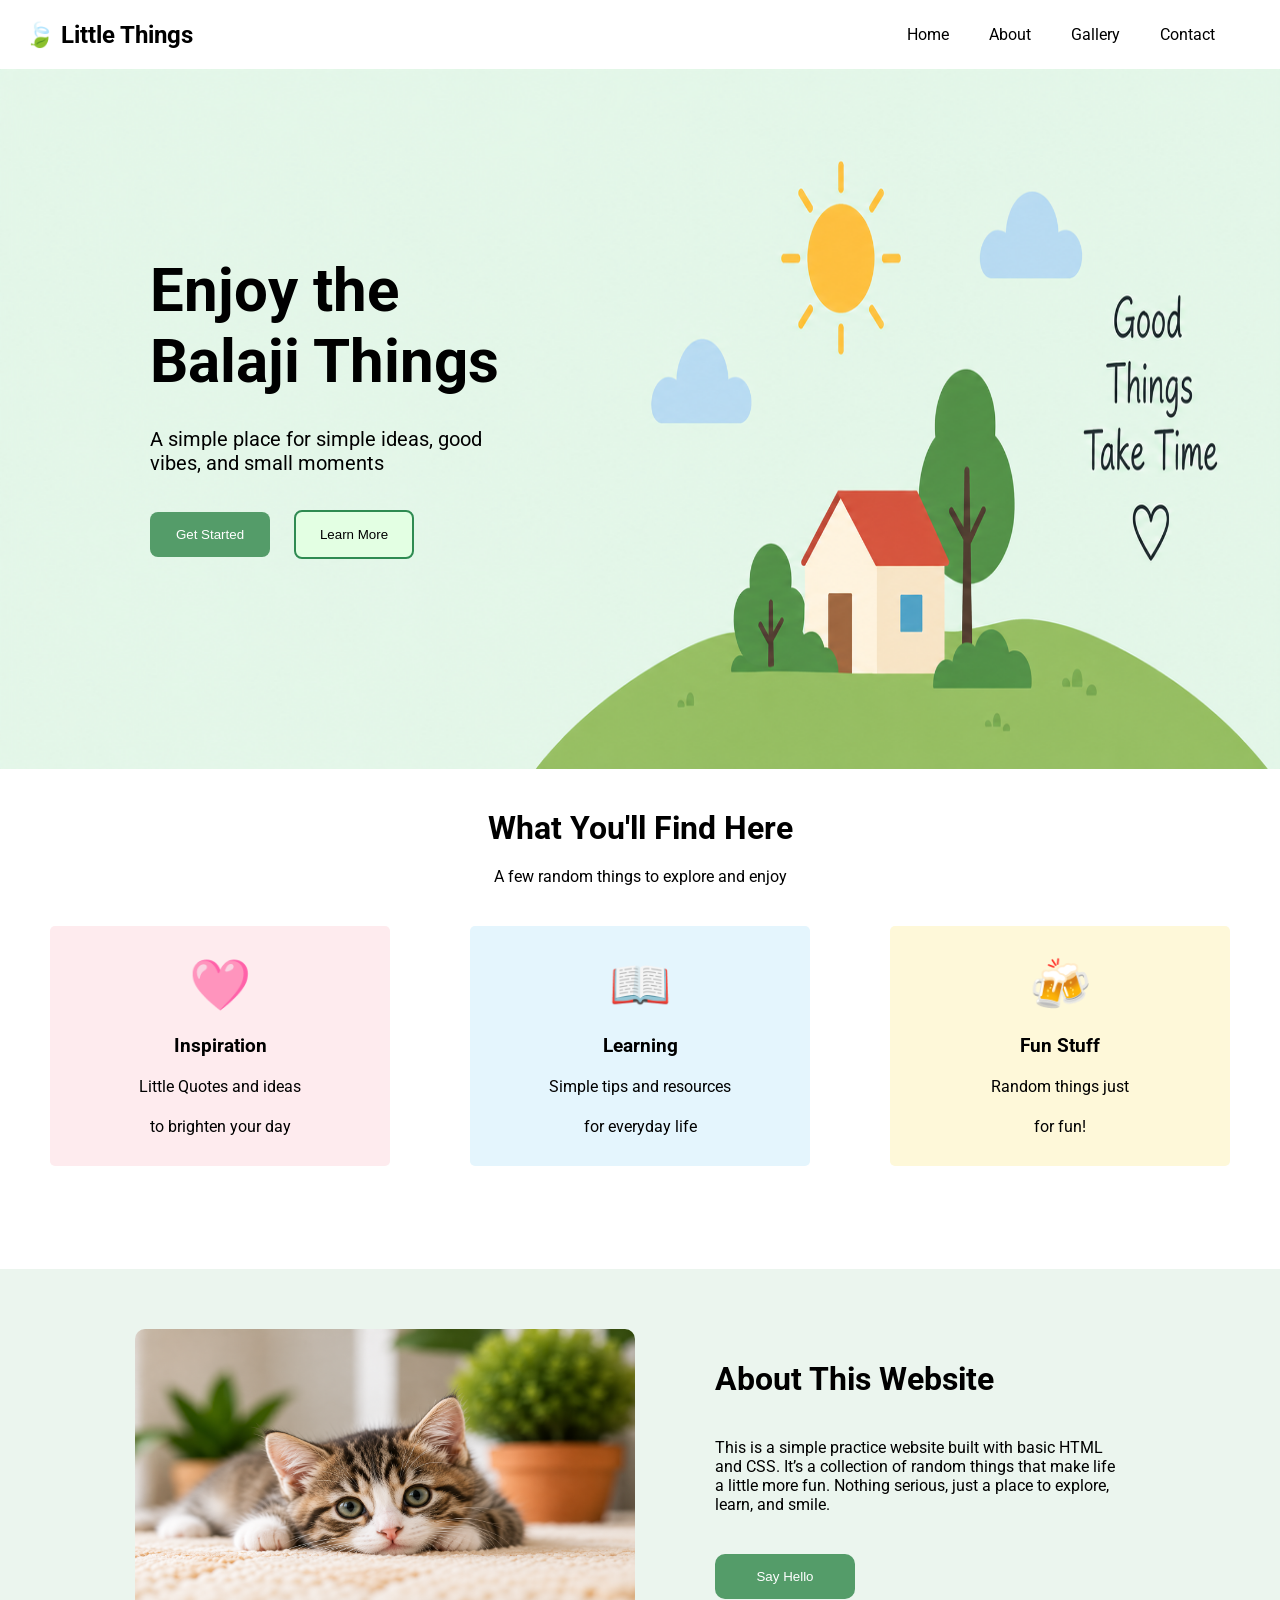
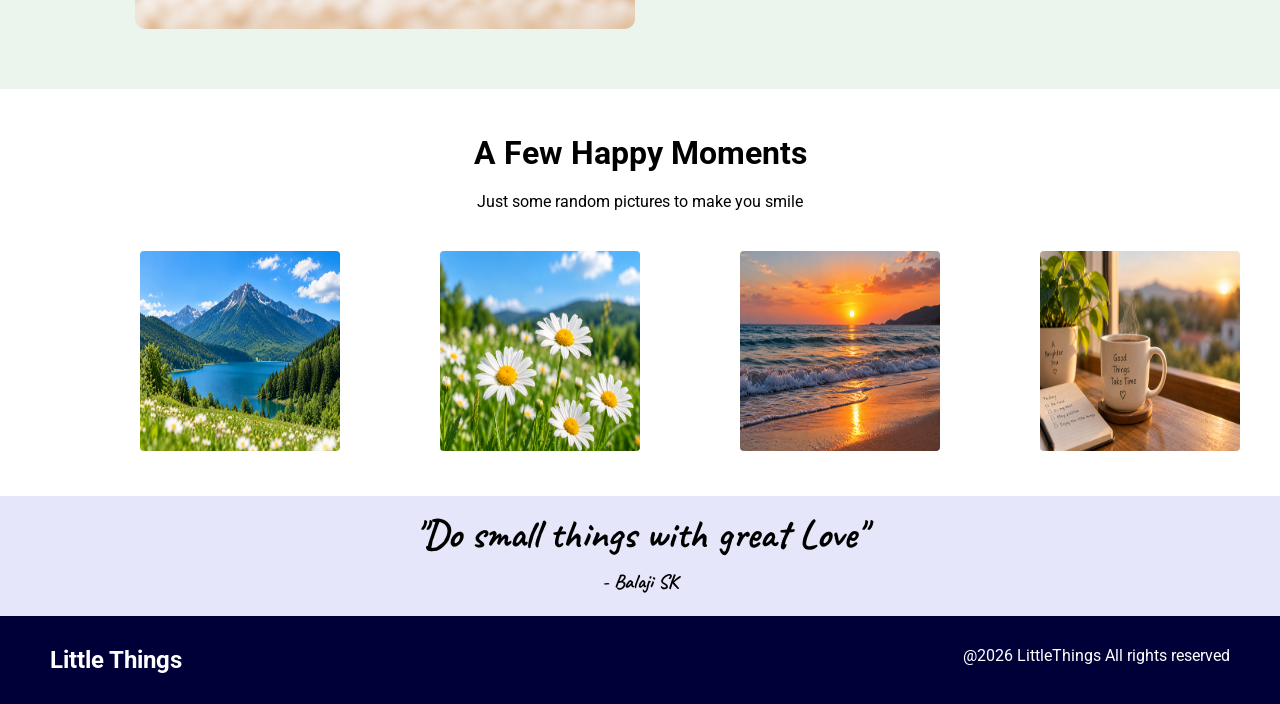
<file: index.html>
<!DOCTYPE html>
<html lang="en">
<head>
    <meta charset="UTF-8">
    <meta name="viewport" content="width=device-width, initial-scale=1.0">
    <title>Just VK Things</title>
    <link rel="stylesheet" href="index.css">
</head>
<body>
    <div class="page">
        <nav>
            <h1>🍃 Little Things</h1>
            <ul>
                <li>Home</li>
                <li>About</li>
                <li>Gallery</li>
                <li>Contact</li>
            </ul>
        </nav>
        <main>
            <div class="txt-container">
                <h1 style="font-size: 60px;margin-top: 25px;">Enjoy the Balaji Things</h1>
                <p style="font-size: 20px;margin-top: 30px;">A simple place for simple ideas, good vibes, and small moments</p>
                <div class="hero-btns" style="margin-top: 35px;">
                    <button style="background-color: #549C69;color: white;padding: 15px;margin-right: 20px;border-radius: 8px;border: none;width: 120px;">Get Started</button>
                    <button style="padding: 15px; width: 120px;border-radius: 8px;border: 2px solid #2F8B52;background-color: rgb(227, 255, 227) ;">Learn More</button>
                </div>
            </div>
        </main>
        <div class="section2">
            <h1 style="margin-top: 40px;">What You'll Find Here</h1>
            <p style="margin-top: 20px;">A few random things to explore and enjoy</p>
            <div class="cards">
                <div class="card" style="background-color: #FEEBEE;">
                    <p style="font-size: 50px;">🩷</p>
                    <h3>Inspiration</h3>
                    <p>Little Quotes and ideas </p><p>to brighten your day</p>
                </div>
                <div class="card" style="background-color: #E4F5FD;">
                    <p style="font-size: 50px;">📖</p>
                    <h3>Learning</h3>
                    <p>Simple tips and resources</p><p>for everyday life</p>
                </div>
                <div class="card" style="background-color: #FEF8D9;">
                    <p style="font-size: 50px;">🍻</p>
                    <h3>Fun Stuff</h3>
                    <p>Random things just</p><p>for fun!</p>
                </div>
            </div>
        </div>
        <div class="section3" style="display: flex;justify-content: center;padding: 30px;background-color: #EBF5EE;">
            <img src="cat.png" width="500px" height="300px" style="margin: 30px;border-radius: 10px;">
            <div style="width: 450px;display: flex;flex-direction: column;justify-content: center;margin: 30px;">
                <h1 style="margin: 20px;">About This Website</h1>
                <p style="margin: 20px;">This is a simple practice website built with basic
                    HTML and CSS. It’s a collection of random things
                    that make life a little more fun. Nothing serious,
                    just a place to explore, learn, and smile.
                </p>
                <button style="padding: 15px 25px 15px 25px;width: 140px;margin: 20px;border-radius: 10px;background-color: #549C69;color: white;border: none;">Say Hello</button>
            </div>
        </div>
        <div class="section4" style="display: flex;flex-direction: column;align-items: center;padding: 25px;">
            <h1 style="margin-top:20px;">A Few Happy Moments</h1>
            <p style="margin-top: 20px;">Just some random pictures to make you smile</p>
            <div style="margin-top: 20px;display: flex;justify-content: center;width: 100%;">
                <img src="img1.png">
                <img src="img2.png">
                <img src="img3.png">
                <img src="img4.png">
            </div>
        </div>
        <div class="section5" style="text-align: center;">
            <h2 style="font-size: 40px;margin: 10px;">"Do small things with great Love"</h2>
            <h5 style="font-size: 20px;margin-bottom: 20px;">- Balaji SK</h5>
        </div>
        <footer style="background-color: rgb(0, 0, 57);color: white;display: flex;justify-content: space-between;padding: 30px;padding-left: 50px;padding-right: 50px;">
            <h2>Little Things</h2>
            <p>@2026 LittleThings All rights reserved</p>
        </footer>
    </div>
</body>
</html>
</file>
<file: index.css>
@import url('https://fonts.googleapis.com/css2?family=Roboto+Condensed:ital,wght@0,100..900;1,100..900&family=Roboto:ital,wght@0,100..900;1,100..900&display=swap');
@import url('https://fonts.googleapis.com/css2?family=Caveat:wght@400..700&family=Roboto+Condensed:ital,wght@0,100..900;1,100..900&family=Roboto:ital,wght@0,100..900;1,100..900&display=swap');

body{
    font-family: "Roboto", sans-serif;

}
*{
    padding: 0%;
    margin: 0%;
}

nav{
    display: flex;
    justify-content: space-between;
    padding: 5px 25px 5px 25px;

    align-items: center;
}

nav ul{
    display: flex;
    justify-content: space-around;
    margin: 20px;
}

ul li{
    list-style-type:none;
    margin: 0px 20px 0px 20px;
}

main{
    background-image: url(hero-img.png);
    background-size: 100% 100%;
    height: 700px;
    display: flex;
    align-items: center;
}
.txt-container{
    margin-left: 150px;
    width: 350px;
    margin-bottom: 50px;
}

.section2{
    display: flex;
    flex-direction: column;
    align-items: center;
    height: 500px;
}

.cards{
    display: flex;
    justify-content: space-evenly;
}

.card{
    display: flex;
    flex-direction: column;
    justify-content: space-around;
    padding: 20px;
    align-items: center;
    width: 300px;
    height: 200px;
    margin: 40px;
    border-radius: 5px;
}

.section4 div img{
    width: 200px;
    height: 200px;
    margin-left: 100px;
    margin-top: 20px;
    border-radius: 4px;
    margin-bottom: 20px;
}

.section5{
    font-family: "Caveat", cursive;
    height: 120px;
    background-color: lavender;
    display: flex;
    align-items: center;
    justify-content: center;
    flex-direction: column;
}
</file>
